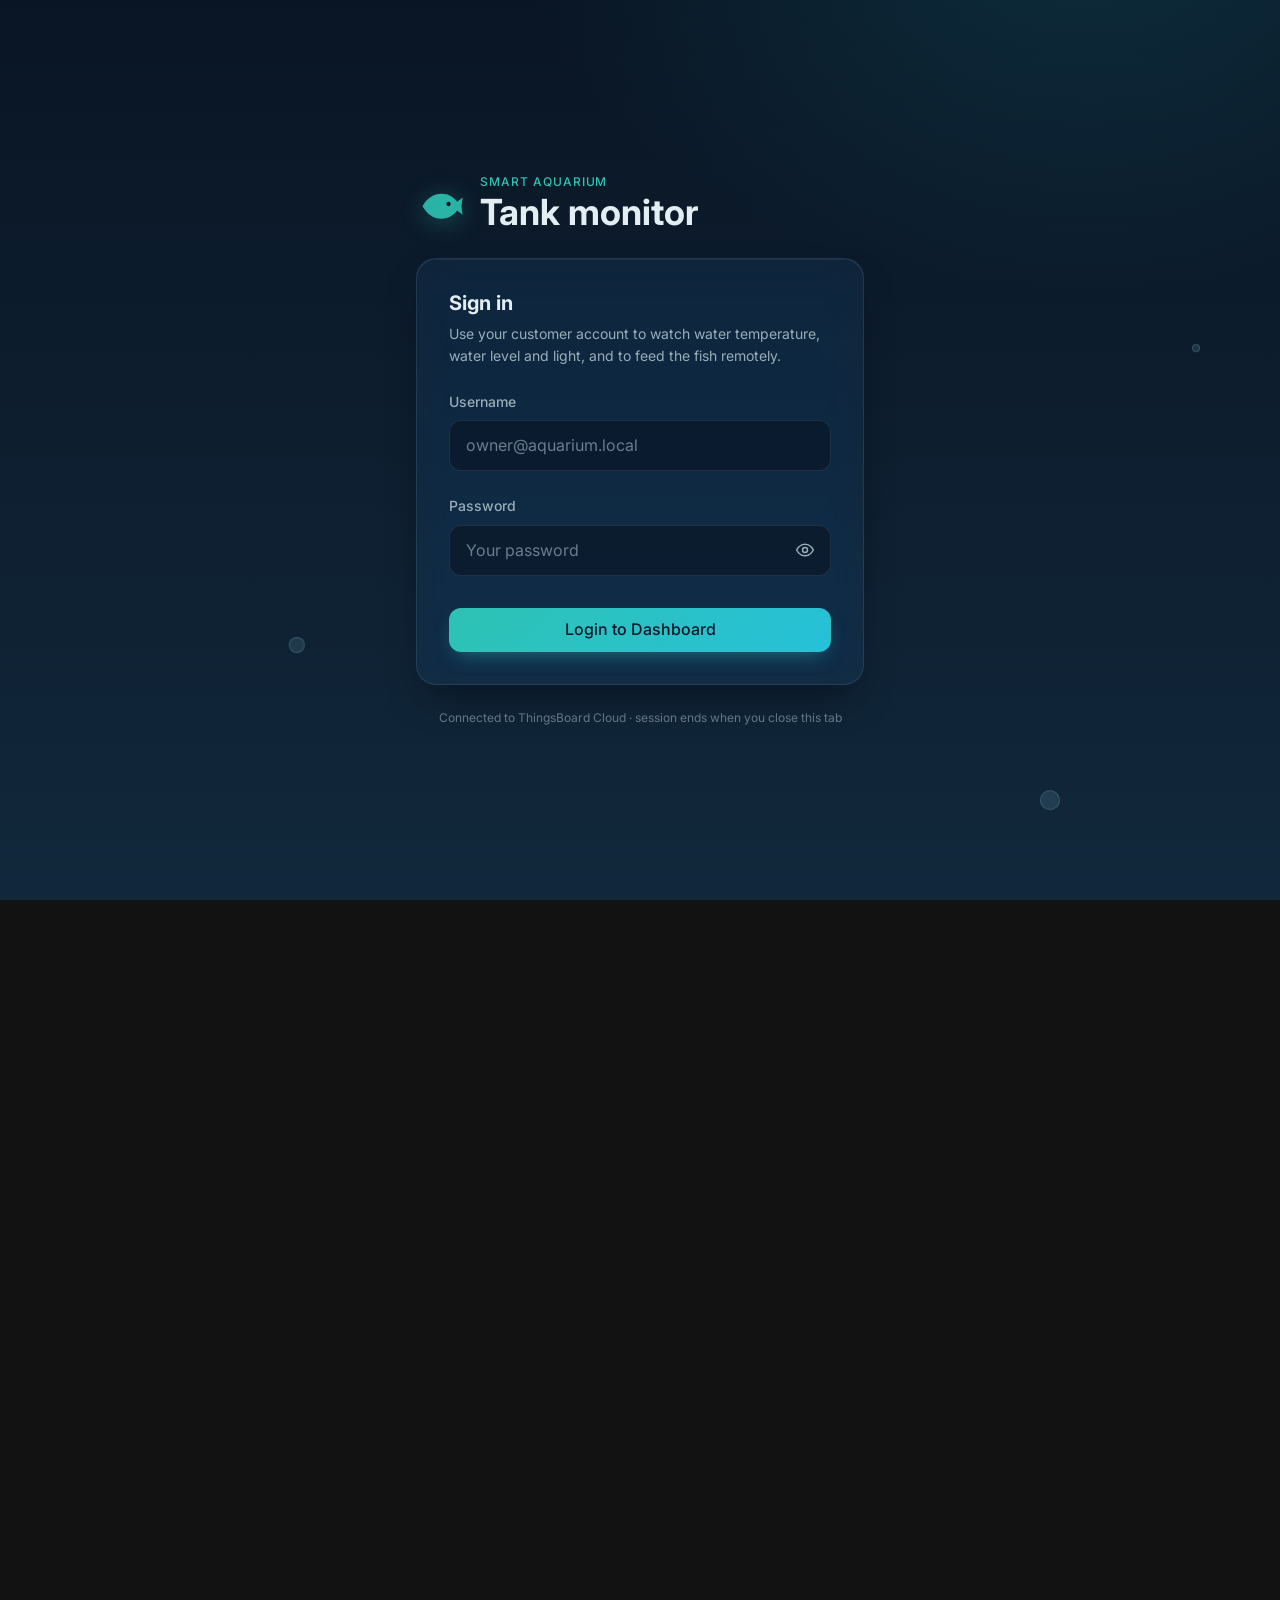
<file: AquariumApp/index.html>
<!DOCTYPE html>
<html lang="en">
<head>
  <meta charset="utf-8">
  <meta name="viewport" content="width=device-width, initial-scale=1">
  <meta name="color-scheme" content="dark">
  <meta http-equiv="refresh" content="0; url=login.html">
  <title>Smart Aquarium</title>
  <link rel="stylesheet" href="css/common.css">
</head>
<body>
  <!-- Entry page for static hosting (e.g. Netlify): sends visitors to login.html.
       The link is a fallback if meta refresh is blocked. -->
  <main>
    <a class="btn btn--primary" href="login.html">Open Smart Aquarium</a>
  </main>
</body>
</html>
</file>
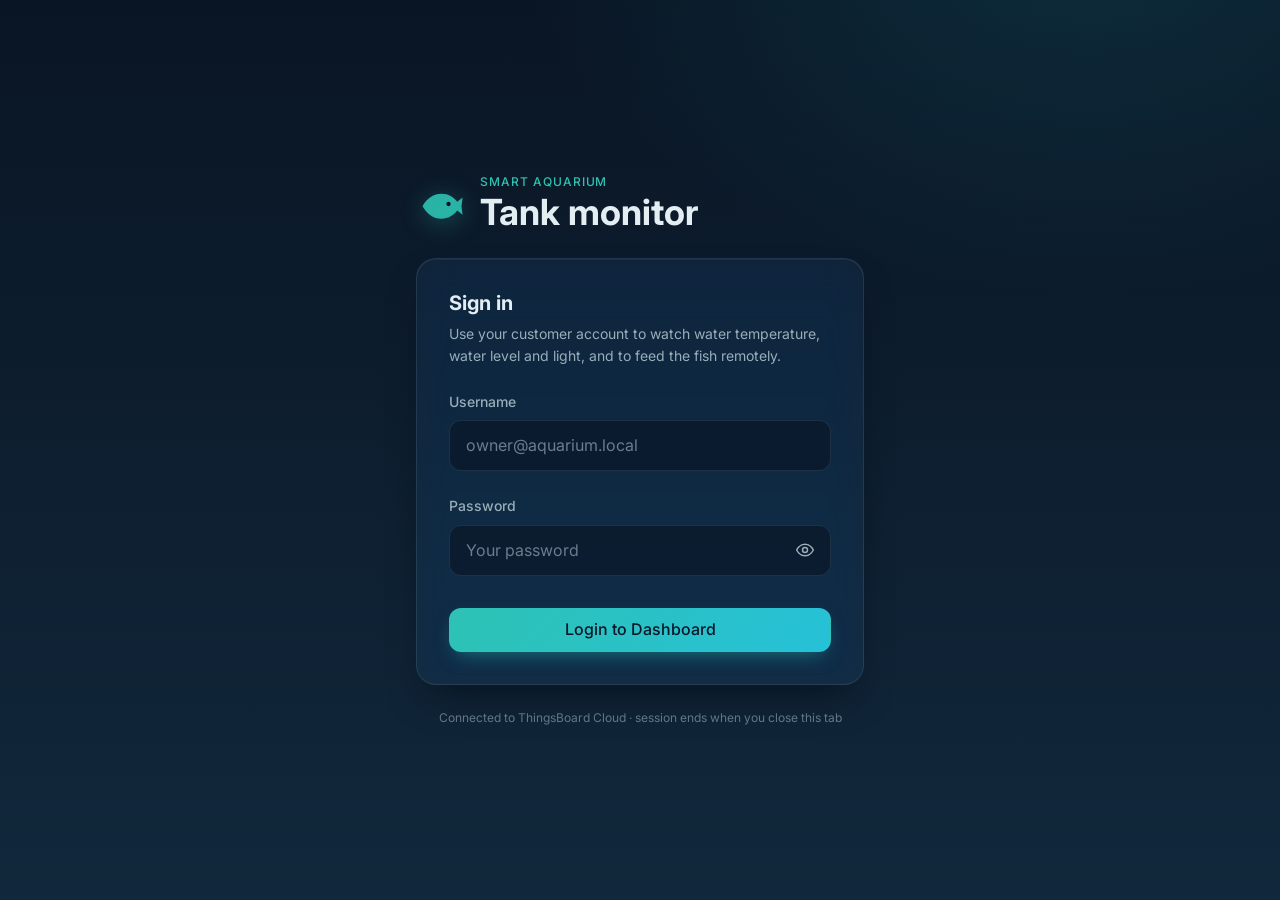
<file: AquariumApp/dashboard.html>
<!DOCTYPE html>
<html lang="en">
<head>
  <meta charset="utf-8">
  <meta name="viewport" content="width=device-width, initial-scale=1">
  <meta name="color-scheme" content="dark">
  <title>Aquarium Room · Smart Aquarium</title>
  <link rel="preconnect" href="https://fonts.googleapis.com">
  <link rel="preconnect" href="https://fonts.gstatic.com" crossorigin>
  <link rel="stylesheet" href="https://fonts.googleapis.com/css2?family=Inter:wght@400;500;700&display=swap">
  <link rel="stylesheet" href="css/dashboard.css">
  <script type="module" src="js/dashboard.js"></script>
</head>
<body class="dash-page">
  <header class="topbar">
    <div class="topbar__brand">
      <svg class="topbar__logo" viewBox="0 0 48 48" aria-hidden="true">
        <path d="M6 26c5-9 13-13 22-11 4 1 8 4 10 7l5-4-1 8 1 8-5-4c-2 3-6 6-10 7-9 2-17-2-22-11z" fill="currentColor"/>
        <circle class="topbar__logo-eye" cx="30" cy="24" r="2"/>
      </svg>
      <div>
        <p class="topbar__eyebrow">Smart Aquarium</p>
        <h1 class="topbar__title">Aquarium Room</h1>
      </div>
    </div>

    <div class="topbar__actions">
      <div class="conn" id="conn" data-state="connecting">
        <span class="conn__dot" aria-hidden="true"></span>
        <span class="conn__text">
          <span class="conn__label" id="conn-label">Connecting…</span>
          <span class="conn__updated" id="conn-updated">Waiting for data</span>
        </span>
      </div>
      <button class="btn btn--ghost topbar__logout" type="button" id="logout">
        <svg class="btn__icon" viewBox="0 0 24 24" aria-hidden="true"><path d="M15 4h3a2 2 0 0 1 2 2v12a2 2 0 0 1-2 2h-3M10 17l-5-5 5-5M5 12h11" fill="none" stroke="currentColor" stroke-width="1.8" stroke-linecap="round" stroke-linejoin="round"/></svg>
        <span>Logout</span>
      </button>
    </div>
  </header>

  <main class="dash">
    <!-- 3. Alert banner: hidden while everything is normal; role="alert" is announced when shown or changed -->
    <div class="alert-banner" id="alert-banner" role="alert" aria-live="assertive" hidden>
      <svg class="alert-banner__icon" viewBox="0 0 24 24" aria-hidden="true"><path d="M12 3.5 2.5 20h19L12 3.5z" fill="none" stroke="currentColor" stroke-width="1.8" stroke-linejoin="round"/><path d="M12 10v4.5" stroke="currentColor" stroke-width="2" stroke-linecap="round"/><circle cx="12" cy="17.3" r="1.1" fill="currentColor"/></svg>
      <ul class="alert-banner__list" id="alert-list"></ul>
    </div>

    <!-- 5. AI warning: TinyML anomaly (Q17). Announced politely when shown; score updates are not re-announced -->
    <div class="ai-warning" id="ai-warning" role="status" hidden>
      <svg class="ai-warning__icon" viewBox="0 0 24 24" aria-hidden="true"><path d="M12 3.5 2.5 20h19L12 3.5z" fill="none" stroke="currentColor" stroke-width="1.8" stroke-linejoin="round"/><path d="M12 10v4.5" stroke="currentColor" stroke-width="2" stroke-linecap="round"/><circle cx="12" cy="17.3" r="1.1" fill="currentColor"/></svg>
      <p class="ai-warning__text">Unusual temperature pattern — check the tank (AI score <span id="ai-score" aria-live="off">--</span>)</p>
    </div>

    <!-- 2. Status tiles -->
    <section class="tiles" aria-label="Live status">
      <article class="tile" id="tile-temperature" data-state="loading">
        <div class="tile__head">
          <svg class="tile__icon" viewBox="0 0 24 24" aria-hidden="true"><path d="M10 13.5V5a2 2 0 1 1 4 0v8.5a4 4 0 1 1-4 0z" fill="none" stroke="currentColor" stroke-width="1.8" stroke-linejoin="round"/><circle cx="12" cy="17" r="1.6" fill="currentColor"/></svg>
          <h3 class="tile__label">Water temperature</h3>
        </div>
        <p class="tile__value"><span class="tile__num skeleton" data-field="value">--</span><span class="tile__unit" data-field="unit">°C</span></p>
        <p class="tile__note" data-field="note">Waiting for data</p>
      </article>

      <article class="tile" id="tile-fan" data-state="loading">
        <div class="tile__head">
          <svg class="tile__icon fan-icon" viewBox="0 0 24 24" aria-hidden="true"><circle cx="12" cy="12" r="1.8" fill="currentColor"/><path d="M12 10.2c-.6-3.2.4-6.2 3-6.7 2.4-.4 3.3 2.3 1.6 4-1.2 1.2-3 2-4.6 2.7zM13.8 12c3.2-.6 6.2.4 6.7 3 .4 2.4-2.3 3.3-4 1.6-1.2-1.2-2-3-2.7-4.6zM12 13.8c.6 3.2-.4 6.2-3 6.7-2.4.4-3.3-2.3-1.6-4 1.2-1.2 3-2 4.6-2.7zM10.2 12c-3.2.6-6.2-.4-6.7-3-.4-2.4 2.3-3.3 4-1.6 1.2 1.2 2 3 2.7 4.6z" fill="currentColor"/></svg>
          <h3 class="tile__label">Cooling fan</h3>
        </div>
        <p class="tile__value"><span class="tile__num skeleton" data-field="value">--</span></p>
        <p class="tile__note" data-field="note">Waiting for data</p>
      </article>

      <article class="tile" id="tile-water" data-state="loading">
        <div class="tile__head">
          <svg class="tile__icon" viewBox="0 0 24 24" aria-hidden="true"><path d="M3 9c1.5 1.2 3 1.2 4.5 0S10.5 7.8 12 9s3 1.2 4.5 0 3-1.2 4.5 0M3 14c1.5 1.2 3 1.2 4.5 0s3-1.2 4.5 0 3 1.2 4.5 0 3-1.2 4.5 0M3 19c1.5 1.2 3 1.2 4.5 0s3-1.2 4.5 0 3 1.2 4.5 0 3-1.2 4.5 0" fill="none" stroke="currentColor" stroke-width="1.8" stroke-linecap="round"/></svg>
          <h3 class="tile__label">Water level</h3>
        </div>
        <p class="tile__value"><span class="tile__num skeleton" data-field="value">--</span></p>
        <p class="tile__note" data-field="note">Waiting for data</p>
      </article>

      <article class="tile" id="tile-sensor" data-state="loading">
        <div class="tile__head">
          <svg class="tile__icon" viewBox="0 0 24 24" aria-hidden="true"><rect x="6" y="6" width="12" height="12" rx="2" fill="none" stroke="currentColor" stroke-width="1.8"/><path d="M9 2.5V6M15 2.5V6M9 18v3.5M15 18v3.5M2.5 9H6M2.5 15H6M18 9h3.5M18 15h3.5" stroke="currentColor" stroke-width="1.8" stroke-linecap="round"/></svg>
          <h3 class="tile__label">Temperature sensor</h3>
        </div>
        <p class="tile__value"><span class="tile__num skeleton" data-field="value">--</span></p>
        <p class="tile__note" data-field="note">Waiting for data</p>
      </article>

      <article class="tile" id="tile-sun" data-state="loading">
        <div class="tile__head">
          <svg class="tile__icon" viewBox="0 0 24 24" aria-hidden="true"><circle cx="12" cy="12" r="4" fill="none" stroke="currentColor" stroke-width="1.8"/><path d="M12 2.5v2.2M12 19.3v2.2M2.5 12h2.2M19.3 12h2.2M5.3 5.3l1.6 1.6M17.1 17.1l1.6 1.6M5.3 18.7l1.6-1.6M17.1 6.9l1.6-1.6" stroke="currentColor" stroke-width="1.8" stroke-linecap="round"/></svg>
          <h3 class="tile__label">Light</h3>
        </div>
        <p class="tile__value"><span class="tile__num skeleton" data-field="value">--</span><span class="tile__unit" data-field="unit">%</span></p>
        <div class="meter" role="meter" aria-label="Light level" aria-valuemin="0" aria-valuemax="100" aria-valuenow="0">
          <span class="meter__fill" data-field="bar"></span>
        </div>
      </article>

      <article class="tile" id="tile-feed" data-state="loading">
        <div class="tile__head">
          <svg class="tile__icon" viewBox="0 0 24 24" aria-hidden="true"><path d="M3 13c2.5-4.5 6.5-6.5 11-5.5 2 .4 4 2 5 3.5l2.5-2-.5 4 .5 4-2.5-2c-1 1.5-3 3-5 3.5-4.5 1-8.5-1-11-5.5z" fill="none" stroke="currentColor" stroke-width="1.8" stroke-linejoin="round"/></svg>
          <h3 class="tile__label">Feeds since boot</h3>
        </div>
        <p class="tile__value"><span class="tile__num skeleton" data-field="value">--</span></p>
        <p class="tile__note" data-field="note">Waiting for data</p>
      </article>
    </section>

    <!-- 1. Water temperature trend -->
    <section class="card chart-card" aria-labelledby="chart-title">
      <div class="card__head">
        <div>
          <h2 class="card__title" id="chart-title">Water temperature</h2>
          <p class="card__sub">Last 5 minutes · live</p>
        </div>
        <ul class="legend" aria-label="Fan thresholds">
          <li class="legend__item legend__item--on">Fan ON 30 °C</li>
          <li class="legend__item legend__item--off">Fan OFF 28 °C</li>
        </ul>
      </div>
      <div class="chart" id="chart-wrap">
        <canvas class="chart__canvas" id="temp-chart" role="img"
                aria-label="Line chart of water temperature over the last 5 minutes, 20 to 35 degrees Celsius, with fan thresholds at 28 and 30 degrees"></canvas>
        <div class="chart__empty" id="chart-empty">
          <span class="spinner" aria-hidden="true"></span>
          <span>Waiting for live temperature…</span>
        </div>
      </div>
    </section>

    <!-- 4. Feed Now -->
    <section class="card feed-card" aria-labelledby="feed-title">
      <div class="feed-card__body">
        <svg class="feed-card__art" viewBox="0 0 64 64" aria-hidden="true">
          <circle cx="32" cy="32" r="30" class="feed-card__art-bg"/>
          <path d="M14 34c4-7 10-10 17-9 3 .5 6 3 8 5l4-3-1 6 1 6-4-3c-2 2-5 5-8 5-7 1-13-1-17-7z" fill="currentColor"/>
          <circle cx="45" cy="18" r="2" fill="currentColor" opacity=".7"/><circle cx="50" cy="24" r="1.5" fill="currentColor" opacity=".5"/><circle cx="41" cy="12" r="1.5" fill="currentColor" opacity=".5"/>
        </svg>
        <div>
          <h2 class="card__title" id="feed-title">Feeding</h2>
          <p class="card__sub">Opens the feeder lid for 1 second. Scheduled feeds run at 08:00 and 18:00.</p>
        </div>
      </div>
      <button class="btn btn--primary btn--block feed-card__btn" type="button" id="feed-btn">
        <span class="spinner" aria-hidden="true" hidden></span>
        <span id="feed-btn-label">Feed Now</span>
      </button>
      <div class="feed-card__status" id="feed-status" aria-live="polite">
        <p class="feed-result" id="feed-ok" hidden>
          <svg class="message__icon" viewBox="0 0 24 24" aria-hidden="true"><circle cx="12" cy="12" r="9.5" fill="none" stroke="currentColor" stroke-width="1.8"/><path d="m7.5 12.5 3 3 6-6.5" fill="none" stroke="currentColor" stroke-width="2" stroke-linecap="round" stroke-linejoin="round"/></svg>
          <span id="feed-ok-text"></span>
        </p>
        <p class="message message--error" id="feed-error" hidden>
          <svg class="message__icon" viewBox="0 0 24 24" aria-hidden="true"><circle cx="12" cy="12" r="9.5" fill="none" stroke="currentColor" stroke-width="1.8"/><path d="M12 7v6" stroke="currentColor" stroke-width="2" stroke-linecap="round"/><circle cx="12" cy="16.5" r="1.2" fill="currentColor"/></svg>
          <span id="feed-error-text"></span>
        </p>
      </div>
    </section>

  </main>
</body>
</html>
</file>
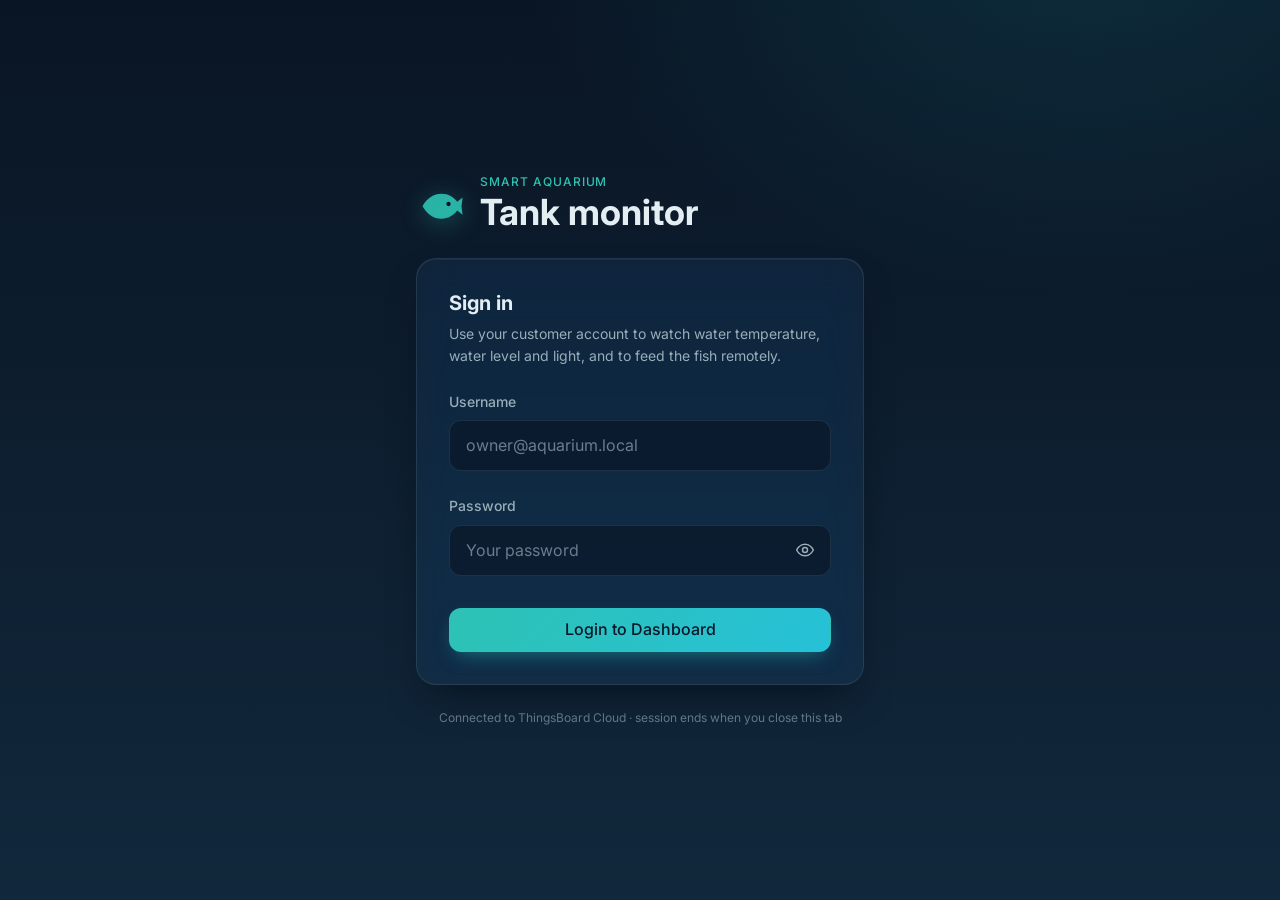
<file: AquariumApp/login.html>
<!DOCTYPE html>
<html lang="en">
<head>
  <meta charset="utf-8">
  <meta name="viewport" content="width=device-width, initial-scale=1">
  <meta name="color-scheme" content="dark">
  <title>Sign in · Smart Aquarium</title>
  <link rel="preconnect" href="https://fonts.googleapis.com">
  <link rel="preconnect" href="https://fonts.gstatic.com" crossorigin>
  <link rel="stylesheet" href="https://fonts.googleapis.com/css2?family=Inter:wght@400;500;700&display=swap">
  <link rel="stylesheet" href="css/login.css">
  <script type="module" src="js/login.js"></script>
</head>
<body class="login-page">
  <div class="bubbles" aria-hidden="true">
    <span></span><span></span><span></span><span></span><span></span>
  </div>

  <main class="login">
    <header class="login__brand">
      <svg class="login__logo" viewBox="0 0 48 48" aria-hidden="true">
        <path d="M6 26c5-9 13-13 22-11 4 1 8 4 10 7l5-4-1 8 1 8-5-4c-2 3-6 6-10 7-9 2-17-2-22-11z" fill="currentColor" opacity="0.9"/>
        <circle class="login__logo-eye" cx="30" cy="24" r="2"/>
      </svg>
      <div>
        <p class="login__eyebrow">Smart Aquarium</p>
        <h1 class="login__title">Tank monitor</h1>
      </div>
    </header>

    <form class="card login__card" id="login-form" novalidate>
      <div class="login__intro">
        <h2 class="login__heading">Sign in</h2>
        <p class="login__hint">Use your customer account to watch water temperature, water level and light, and to feed the fish remotely.</p>
      </div>

      <div class="field">
        <label class="field__label" for="username">Username</label>
        <input class="input" id="username" name="username" type="email" inputmode="email"
               autocomplete="username" placeholder="owner@aquarium.local" required spellcheck="false">
      </div>

      <div class="field">
        <label class="field__label" for="password">Password</label>
        <div class="password">
          <input class="input password__input" id="password" name="password" type="password"
                 autocomplete="current-password" placeholder="Your password" required>
          <button class="password__toggle" type="button" id="password-toggle"
                  aria-controls="password" aria-pressed="false" aria-label="Show password">
            <svg viewBox="0 0 24 24" aria-hidden="true"><path d="M2 12s3.5-7 10-7 10 7 10 7-3.5 7-10 7S2 12 2 12z" fill="none" stroke="currentColor" stroke-width="1.8" stroke-linejoin="round"/><circle cx="12" cy="12" r="3" fill="none" stroke="currentColor" stroke-width="1.8"/></svg>
          </button>
        </div>
      </div>

      <div class="message message--error" id="login-error" role="alert" hidden>
        <svg class="message__icon" viewBox="0 0 24 24" aria-hidden="true"><circle cx="12" cy="12" r="9.5" fill="none" stroke="currentColor" stroke-width="1.8"/><path d="M12 7v6" stroke="currentColor" stroke-width="2" stroke-linecap="round"/><circle cx="12" cy="16.5" r="1.2" fill="currentColor"/></svg>
        <span id="login-error-text"></span>
      </div>

      <button class="btn btn--primary btn--block login__submit" type="submit" id="login-submit">
        <span class="spinner" aria-hidden="true" hidden></span>
        <span class="login__submit-label">Login to Dashboard</span>
      </button>

      <p class="login__status visually-hidden" id="login-status" aria-live="polite"></p>
    </form>

    <p class="login__footer">Connected to ThingsBoard Cloud · session ends when you close this tab</p>
  </main>
</body>
</html>
</file>
<file: AquariumApp/css/common.css>
/* ==========================================================================
   Smart Aquarium — common.css
   Global design tokens + base styles. Every design value lives here as a
   CSS custom property (Skill.md § Visual Identity). Mobile-first.
   ========================================================================== */

:root {
  /* ---- Palette: deep water (HSL-tuned) ---------------------------------- */
  --hue-navy: 214;
  --hue-teal: 174;

  --color-bg-top: hsl(214 58% 9%);
  --color-bg-bottom: hsl(208 55% 15%);
  --color-bg-glow: hsl(186 70% 40% / 0.18);

  --color-surface: hsl(205 60% 70% / 0.06);
  --color-surface-strong: hsl(205 60% 70% / 0.1);
  --color-surface-header: hsl(214 58% 9% / 0.72);
  --color-surface-input: hsl(214 50% 8% / 0.55);
  --color-border: hsl(195 50% 75% / 0.12);
  --color-border-strong: hsl(186 55% 60% / 0.35);

  --color-text: hsl(195 35% 92%);
  --color-text-muted: hsl(200 18% 66%);
  --color-text-faint: hsl(205 15% 48%);
  --color-text-on-accent: hsl(214 60% 10%);

  --color-accent: hsl(174 62% 47%);
  --color-accent-strong: hsl(174 70% 40%);
  --color-accent-2: hsl(188 70% 50%);
  --color-accent-soft: hsl(174 62% 47% / 0.14);

  --color-danger: hsl(8 78% 64%);
  --color-danger-soft: hsl(8 78% 64% / 0.14);
  --color-danger-border: hsl(8 78% 64% / 0.45);
  --color-warning: hsl(38 90% 60%);
  --color-warning-soft: hsl(38 90% 60% / 0.14);
  --color-warning-border: hsl(38 90% 60% / 0.45);
  --color-success: hsl(150 55% 52%);
  --color-success-glow: hsl(150 55% 52% / 0.55);

  --color-focus-ring: hsl(180 85% 65% / 0.75);
  --color-skeleton-base: hsl(205 40% 60% / 0.08);
  --color-skeleton-shine: hsl(205 40% 75% / 0.16);

  /* Decorative */
  --bubble-color: hsl(186 70% 75% / 0.12);
  --bubble-border: hsl(186 70% 80% / 0.18);

  /* Chart (read by js/chart.js via getComputedStyle) */
  --chart-line: hsl(178 70% 55%);
  --chart-fill-top: hsl(178 70% 55% / 0.28);
  --chart-fill-bottom: hsl(178 70% 55% / 0);
  --chart-grid: hsl(200 40% 70% / 0.09);
  --chart-axis-text: hsl(200 18% 66%);
  --chart-ref-on: hsl(8 78% 64% / 0.85);
  --chart-ref-off: hsl(200 80% 65% / 0.8);
  --chart-label-bg: hsl(212 55% 13% / 0.92);
  --chart-font-size: 0.6875rem;

  /* Gradients */
  --gradient-page: radial-gradient(60rem 40rem at 85% -10%, var(--color-bg-glow), transparent 60%),
    linear-gradient(180deg, var(--color-bg-top), var(--color-bg-bottom));
  --gradient-cta: linear-gradient(135deg, var(--color-accent) 0%, var(--color-accent-2) 100%);
  --gradient-sun: linear-gradient(90deg, hsl(38 90% 60%) 0%, hsl(48 95% 68%) 100%);
  --gradient-cta-hover: linear-gradient(135deg, hsl(174 68% 52%) 0%, hsl(188 76% 56%) 100%);

  /* ---- Typography ------------------------------------------------------- */
  --font-family: "Inter", system-ui, -apple-system, "Segoe UI", Roboto, sans-serif;
  --font-weight-regular: 400;
  --font-weight-medium: 500;
  --font-weight-bold: 700;

  --font-size-xs: 0.75rem;
  --font-size-sm: 0.875rem;
  --font-size-md: 1rem;
  --font-size-lg: 1.25rem;
  --font-size-xl: 1.625rem;
  --font-size-2xl: 2.25rem;
  --line-height-tight: 1.2;
  --line-height-base: 1.55;
  --letter-spacing-caps: 0.08em;
  --letter-spacing-label: 0.04em;

  /* ---- Spacing (0.5rem rhythm) ------------------------------------------ */
  --space-unit: 0.5rem;
  --space-1: calc(var(--space-unit) * 0.5); /* 0.25rem */
  --space-2: var(--space-unit);             /* 0.5rem  */
  --space-3: calc(var(--space-unit) * 1.5); /* 0.75rem */
  --space-4: calc(var(--space-unit) * 2);   /* 1rem    */
  --space-5: calc(var(--space-unit) * 3);   /* 1.5rem  */
  --space-6: calc(var(--space-unit) * 4);   /* 2rem    */
  --space-7: calc(var(--space-unit) * 6);   /* 3rem    */

  /* ---- Shape & depth ---------------------------------------------------- */
  --radius-sm: 0.5rem;
  --radius-md: 0.75rem;
  --radius-lg: 1.25rem;
  --radius-pill: 999rem;
  --border-width: 1px;
  --focus-ring-width: 3px;
  --focus-ring-offset: 2px;
  --stroke-indicator: 2px;

  --shadow-card: 0 1.25rem 2.5rem -1rem hsl(214 70% 4% / 0.7), inset 0 1px 0 hsl(195 60% 90% / 0.06);
  --shadow-cta: 0 0.5rem 1.25rem -0.5rem hsl(178 70% 45% / 0.55);
  --shadow-cta-hover: 0 0.75rem 1.75rem -0.5rem hsl(178 70% 45% / 0.7);
  --shadow-logo: 0 0.25rem 0.75rem hsl(174 62% 47% / 0.35);
  --glass-blur: blur(14px) saturate(140%);

  /* ---- Sizing ----------------------------------------------------------- */
  --touch-target: 2.75rem; /* 44px */
  --icon-size: 1.25rem;
  --spinner-size: 1.125rem;
  --container-max: 75rem;

  /* ---- Motion ----------------------------------------------------------- */
  --duration-fast: 150ms;
  --duration-base: 220ms;
  --duration-slow: 300ms;
  --duration-spin: 700ms;
  --duration-shimmer: 1.4s;
  --duration-blink: 1s;
  --duration-pulse: 2s;
  --press-offset: 1px;
  --enter-offset: -0.25rem;
  --pulse-spread: 0.5rem;
  --easing: ease-out;
}

/* ==========================================================================
   Reset & base
   ========================================================================== */

*,
*::before,
*::after {
  box-sizing: border-box;
}

html {
  -webkit-text-size-adjust: 100%;
}

body {
  margin: 0;
  min-height: 100vh;
  min-height: 100dvh;
  font-family: var(--font-family);
  font-size: var(--font-size-md);
  font-weight: var(--font-weight-regular);
  line-height: var(--line-height-base);
  color: var(--color-text);
  background: var(--gradient-page);
  background-attachment: fixed;
  -webkit-font-smoothing: antialiased;
}

h1,
h2,
h3,
p {
  margin: 0;
}

h1,
h2,
h3 {
  line-height: var(--line-height-tight);
  font-weight: var(--font-weight-bold);
}

[hidden] {
  display: none !important;
}

/* Technical constants kept literal on purpose (not design values):
   1px visually-hidden clip, autofill inset hack, 1ms reduced-motion override. */
.visually-hidden {
  position: absolute;
  width: 1px;
  height: 1px;
  padding: 0;
  margin: -1px;
  overflow: hidden;
  clip: rect(0 0 0 0);
  white-space: nowrap;
  border: 0;
}

/* Visible, accessible focus everywhere (never browser default) */
:focus {
  outline: none;
}

:focus-visible {
  outline: var(--focus-ring-width) solid var(--color-focus-ring);
  outline-offset: var(--focus-ring-offset);
}

/* ==========================================================================
   Glass card
   ========================================================================== */

.card {
  background: var(--color-surface);
  border: var(--border-width) solid var(--color-border);
  border-radius: var(--radius-lg);
  box-shadow: var(--shadow-card);
  -webkit-backdrop-filter: var(--glass-blur);
  backdrop-filter: var(--glass-blur);
  padding: var(--space-5);
}

/* ==========================================================================
   Buttons
   ========================================================================== */

.btn {
  display: inline-flex;
  align-items: center;
  justify-content: center;
  gap: var(--space-2);
  min-height: var(--touch-target);
  min-width: var(--touch-target);
  padding: var(--space-2) var(--space-5);
  font: inherit;
  font-size: var(--font-size-md);
  font-weight: var(--font-weight-medium);
  line-height: var(--line-height-tight);
  border: var(--border-width) solid transparent;
  border-radius: var(--radius-md);
  cursor: pointer;
  -webkit-appearance: none;
  appearance: none;
  transition: background var(--duration-base) var(--easing),
    box-shadow var(--duration-base) var(--easing),
    transform var(--duration-fast) var(--easing),
    border-color var(--duration-base) var(--easing),
    color var(--duration-base) var(--easing),
    opacity var(--duration-base) var(--easing);
}

.btn:active:not(:disabled) {
  transform: translateY(var(--press-offset)) scale(0.99);
}

.btn:disabled {
  cursor: not-allowed;
  opacity: 0.6;
}

.btn--primary {
  color: var(--color-text-on-accent);
  background: var(--gradient-cta);
  box-shadow: var(--shadow-cta);
}

.btn--primary:hover:not(:disabled) {
  background: var(--gradient-cta-hover);
  box-shadow: var(--shadow-cta-hover);
}

.btn--primary:disabled {
  box-shadow: none;
}

.btn--ghost {
  color: var(--color-text);
  background: var(--color-surface);
  border-color: var(--color-border);
}

.btn--ghost:hover:not(:disabled) {
  background: var(--color-surface-strong);
  border-color: var(--color-border-strong);
}

.btn--block {
  width: 100%;
}

/* ==========================================================================
   Form fields
   ========================================================================== */

.field {
  display: flex;
  flex-direction: column;
  gap: var(--space-2);
}

.field__label {
  font-size: var(--font-size-sm);
  font-weight: var(--font-weight-medium);
  color: var(--color-text-muted);
}

.input {
  width: 100%;
  min-height: var(--touch-target);
  padding: var(--space-3) var(--space-4);
  font: inherit;
  font-size: var(--font-size-md);
  color: var(--color-text);
  background: var(--color-surface-input);
  border: var(--border-width) solid var(--color-border);
  border-radius: var(--radius-md);
  -webkit-appearance: none;
  appearance: none;
  transition: border-color var(--duration-base) var(--easing),
    box-shadow var(--duration-base) var(--easing),
    background var(--duration-base) var(--easing);
}

.input::placeholder {
  color: var(--color-text-faint);
}

.input:hover {
  border-color: var(--color-border-strong);
}

.input:focus-visible {
  outline: none;
  border-color: var(--color-accent);
  box-shadow: 0 0 0 var(--focus-ring-width) var(--color-accent-soft);
}

.input[aria-invalid="true"] {
  border-color: var(--color-danger-border);
}

.input:disabled {
  opacity: 0.6;
  cursor: not-allowed;
}

/* Keep autofill on-theme */
.input:-webkit-autofill {
  -webkit-text-fill-color: var(--color-text);
  -webkit-box-shadow: 0 0 0 100rem var(--color-surface-input) inset;
  caret-color: var(--color-text);
}

/* ==========================================================================
   Messages (error = color + icon + text)
   ========================================================================== */

.message {
  display: flex;
  align-items: flex-start;
  gap: var(--space-2);
  padding: var(--space-3) var(--space-4);
  font-size: var(--font-size-sm);
  border-radius: var(--radius-md);
  border: var(--border-width) solid transparent;
  animation: message-in var(--duration-base) var(--easing);
}

.message__icon {
  flex: none;
  width: var(--icon-size);
  height: var(--icon-size);
}

.message--error {
  color: var(--color-danger);
  background: var(--color-danger-soft);
  border-color: var(--color-danger-border);
}

@keyframes message-in {
  from {
    opacity: 0;
    transform: translateY(var(--enter-offset));
  }
  to {
    opacity: 1;
    transform: none;
  }
}

/* ==========================================================================
   Loading: spinner + skeleton
   ========================================================================== */

.spinner {
  flex: none;
  width: var(--spinner-size);
  height: var(--spinner-size);
  border: var(--stroke-indicator) solid currentColor;
  border-right-color: transparent;
  border-radius: 50%;
  animation: spin var(--duration-spin) linear infinite;
}

@keyframes spin {
  to {
    transform: rotate(360deg);
  }
}

.skeleton {
  display: inline-block;
  min-width: 3ch;
  color: transparent !important;
  border-radius: var(--radius-sm);
  background: linear-gradient(90deg, var(--color-skeleton-base) 25%, var(--color-skeleton-shine) 50%, var(--color-skeleton-base) 75%);
  background-size: 200% 100%;
  animation: shimmer var(--duration-shimmer) ease-in-out infinite;
}

@keyframes shimmer {
  from {
    background-position: 200% 0;
  }
  to {
    background-position: -200% 0;
  }
}

@media (prefers-reduced-motion: reduce) {
  /* Keep functional spin indicators (spinner, fan ON) — they carry state.
     Remove decorative motion only. */
  *,
  *::before,
  *::after {
    transition-duration: 1ms !important;
  }

  .skeleton,
  .message {
    animation: none;
  }
}
</file>
<file: AquariumApp/css/dashboard.css>
@import "common.css";

/* ==========================================================================
   Smart Aquarium — dashboard.css (mobile-first: 320px base → 768px → 1280px)
   All colours/spacing come from common.css tokens.
   ========================================================================== */

:root {
  --chart-height: 14rem;
  --tile-min: 8.5rem;
  --logo-size-sm: 2.25rem;
  --dot-size: 0.625rem;
  --meter-height: 0.375rem;
  --fan-spin-duration: 1.1s;
  --feed-art-size: 3.5rem;
}

.dash-page {
  display: flex;
  flex-direction: column;
}

/* ==========================================================================
   Top bar
   ========================================================================== */

.topbar {
  position: sticky;
  top: 0;
  z-index: 10;
  display: flex;
  flex-wrap: wrap;
  align-items: center;
  justify-content: space-between;
  gap: var(--space-3);
  padding: var(--space-3) var(--space-4);
  background: var(--color-surface-header);
  border-bottom: var(--border-width) solid var(--color-border);
  -webkit-backdrop-filter: var(--glass-blur);
  backdrop-filter: var(--glass-blur);
}

.topbar__brand {
  display: flex;
  align-items: center;
  gap: var(--space-2);
  min-width: 0;
}

.topbar__logo {
  flex: none;
  width: var(--logo-size-sm);
  height: var(--logo-size-sm);
  color: var(--color-accent);
  filter: drop-shadow(var(--shadow-logo));
}

.topbar__logo-eye {
  fill: var(--color-bg-top);
}

.topbar__eyebrow {
  font-size: var(--font-size-xs);
  font-weight: var(--font-weight-medium);
  letter-spacing: var(--letter-spacing-caps);
  text-transform: uppercase;
  color: var(--color-accent);
}

.topbar__title {
  font-size: var(--font-size-lg);
}

.topbar__actions {
  display: flex;
  align-items: center;
  gap: var(--space-2);
}

.topbar__logout {
  padding-inline: var(--space-3);
}

.btn__icon {
  width: var(--icon-size);
  height: var(--icon-size);
}

/* ---- Connection pill ------------------------------------------------------ */

.conn {
  display: inline-flex;
  align-items: center;
  gap: var(--space-2);
  min-height: var(--touch-target);
  padding: var(--space-1) var(--space-3);
  border: var(--border-width) solid var(--color-border);
  border-radius: var(--radius-pill);
  background: var(--color-surface);
  transition: border-color var(--duration-base) var(--easing), background var(--duration-base) var(--easing);
}

.conn__dot {
  flex: none;
  width: var(--dot-size);
  height: var(--dot-size);
  border-radius: 50%;
  background: var(--color-text-faint);
  transition: background var(--duration-base) var(--easing);
}

.conn__text {
  display: flex;
  flex-direction: column;
  line-height: var(--line-height-tight);
}

.conn__label {
  font-size: var(--font-size-sm);
  font-weight: var(--font-weight-medium);
}

.conn__updated {
  font-size: var(--font-size-xs);
  color: var(--color-text-muted);
  font-variant-numeric: tabular-nums;
}

.conn[data-state="live"] .conn__dot {
  background: var(--color-success);
  box-shadow: 0 0 0 0 var(--color-success);
  animation: pulse var(--duration-pulse) var(--easing) infinite;
}

.conn[data-state="connecting"] .conn__dot,
.conn[data-state="reconnecting"] .conn__dot {
  background: var(--color-warning);
  animation: blink var(--duration-blink) ease-in-out infinite;
}

.conn[data-state="reconnecting"],
.conn[data-state="stale"] {
  border-color: var(--color-warning-border);
  background: var(--color-warning-soft);
}

.conn[data-state="stale"] .conn__dot {
  background: var(--color-warning);
}

@keyframes pulse {
  0% { box-shadow: 0 0 0 0 var(--color-success-glow); }
  70% { box-shadow: 0 0 0 var(--pulse-spread) transparent; }
  100% { box-shadow: 0 0 0 0 transparent; }
}

@keyframes blink {
  50% { opacity: 0.35; }
}

/* ==========================================================================
   Page grid
   ========================================================================== */

.dash {
  display: grid;
  grid-template-columns: minmax(0, 1fr);
  grid-template-areas:
    "alerts"
    "ai"
    "tiles"
    "chart"
    "feed";
  gap: var(--space-4);
  width: 100%;
  max-width: var(--container-max);
  margin: 0 auto;
  padding: var(--space-4);
}

.alert-banner { grid-area: alerts; }
.ai-warning { grid-area: ai; }
.tiles { grid-area: tiles; }
.chart-card { grid-area: chart; }
.feed-card { grid-area: feed; }

/* ==========================================================================
   Alert banner
   ========================================================================== */

.alert-banner {
  display: flex;
  align-items: flex-start;
  gap: var(--space-3);
  padding: var(--space-3) var(--space-4);
  color: var(--color-danger);
  background: var(--color-danger-soft);
  border: var(--border-width) solid var(--color-danger-border);
  border-radius: var(--radius-md);
  -webkit-backdrop-filter: var(--glass-blur);
  backdrop-filter: var(--glass-blur);
  animation: message-in var(--duration-slow) var(--easing);
}

.alert-banner__icon {
  flex: none;
  width: var(--icon-size);
  height: var(--icon-size);
  margin-top: var(--space-1);
}

.alert-banner__list {
  display: flex;
  flex-direction: column;
  gap: var(--space-1);
  margin: 0;
  padding: 0;
  list-style: none;
  font-weight: var(--font-weight-medium);
}

/* ==========================================================================
   AI warning (TinyML anomaly) — amber, advisory
   ========================================================================== */

.ai-warning {
  display: flex;
  align-items: flex-start;
  gap: var(--space-3);
  padding: var(--space-3) var(--space-4);
  color: var(--color-warning);
  background: var(--color-warning-soft);
  border: var(--border-width) solid var(--color-warning-border);
  border-radius: var(--radius-md);
  -webkit-backdrop-filter: var(--glass-blur);
  backdrop-filter: var(--glass-blur);
  font-weight: var(--font-weight-medium);
  animation: message-in var(--duration-slow) var(--easing);
}

.ai-warning__icon {
  flex: none;
  width: var(--icon-size);
  height: var(--icon-size);
  margin-top: var(--space-1);
}

.ai-warning__text {
  font-variant-numeric: tabular-nums;
}

/* ==========================================================================
   Cards
   ========================================================================== */

.card__head {
  display: flex;
  flex-wrap: wrap;
  align-items: flex-start;
  justify-content: space-between;
  gap: var(--space-2) var(--space-4);
  margin-bottom: var(--space-4);
}

.card__title {
  font-size: var(--font-size-md);
}

.card__sub {
  margin-top: var(--space-1);
  font-size: var(--font-size-sm);
  color: var(--color-text-muted);
}

/* ---- Chart ---------------------------------------------------------------- */

.chart-card {
  padding: var(--space-4);
}

.legend {
  display: flex;
  flex-wrap: wrap;
  gap: var(--space-3);
  margin: 0;
  padding: 0;
  list-style: none;
  font-size: var(--font-size-xs);
  color: var(--color-text-muted);
}

.legend__item {
  display: inline-flex;
  align-items: center;
  gap: var(--space-1);
}

.legend__item::before {
  content: "";
  width: var(--space-4);
  border-top: var(--stroke-indicator) dashed currentColor;
}

.legend__item--on::before { color: var(--chart-ref-on); }
.legend__item--off::before { color: var(--chart-ref-off); }

.chart {
  position: relative;
  height: var(--chart-height);
}

.chart__canvas {
  display: block;
  width: 100%;
  height: 100%;
}

.chart__empty {
  position: absolute;
  inset: 0;
  display: flex;
  align-items: center;
  justify-content: center;
  gap: var(--space-2);
  font-size: var(--font-size-sm);
  color: var(--color-text-muted);
  border-radius: var(--radius-md);
  background: var(--color-surface);
  transition: opacity var(--duration-slow) var(--easing);
}

.chart__empty[hidden] {
  display: none;
}

/* ==========================================================================
   Tiles
   ========================================================================== */

.tiles {
  display: grid;
  grid-template-columns: repeat(2, minmax(0, 1fr));
  gap: var(--space-3);
}

.tile {
  display: flex;
  flex-direction: column;
  gap: var(--space-2);
  min-width: 0;
  padding: var(--space-3) var(--space-4);
  background: var(--color-surface);
  border: var(--border-width) solid var(--color-border);
  border-radius: var(--radius-lg);
  box-shadow: var(--shadow-card);
  -webkit-backdrop-filter: var(--glass-blur);
  backdrop-filter: var(--glass-blur);
  transition: border-color var(--duration-slow) var(--easing),
    background var(--duration-slow) var(--easing),
    transform var(--duration-base) var(--easing);
}

.tile:hover {
  border-color: var(--color-border-strong);
}

.tile__head {
  display: flex;
  flex-direction: column;
  align-items: flex-start;
  gap: var(--space-2);
  color: var(--color-text-muted);
}

.tile__icon {
  flex: none;
  width: var(--icon-size);
  height: var(--icon-size);
  color: var(--color-accent);
  transition: color var(--duration-base) var(--easing);
}

.tile__label {
  font-size: var(--font-size-xs);
  font-weight: var(--font-weight-medium);
  letter-spacing: var(--letter-spacing-label);
  line-height: var(--line-height-tight);
  text-transform: uppercase;
  overflow-wrap: break-word;
}

.tile__value {
  display: flex;
  align-items: baseline;
  gap: var(--space-1);
  font-size: var(--font-size-xl);
  font-weight: var(--font-weight-bold);
  line-height: var(--line-height-tight);
  font-variant-numeric: tabular-nums;
}

.tile__unit {
  font-size: var(--font-size-sm);
  font-weight: var(--font-weight-medium);
  color: var(--color-text-muted);
}

.tile__note {
  font-size: var(--font-size-xs);
  color: var(--color-text-muted);
}

/* States ---------------------------------------------------------------- */

.tile[data-state="unknown"] .tile__num {
  color: var(--color-text-faint);
}

.tile[data-state="ok"] .tile__num,
.tile[data-state="on"] .tile__num {
  color: var(--color-accent);
}

.tile[data-state="off"] .tile__num {
  color: var(--color-text);
}

.tile[data-state="alert"] {
  border-color: var(--color-danger-border);
  background: var(--color-danger-soft);
}

.tile[data-state="alert"] .tile__num,
.tile[data-state="alert"] .tile__icon {
  color: var(--color-danger);
}

.tile[data-state="on"] .fan-icon {
  animation: spin var(--fan-spin-duration) linear infinite;
}

.tile[data-state="off"] .fan-icon,
.tile[data-state="unknown"] .tile__icon {
  color: var(--color-text-faint);
}

/* Light meter ----------------------------------------------------------- */

.meter {
  height: var(--meter-height);
  margin-top: var(--space-1);
  overflow: hidden;
  border-radius: var(--radius-pill);
  background: var(--color-surface-strong);
}

.meter__fill {
  display: block;
  width: var(--fill, 0%);
  height: 100%;
  border-radius: inherit;
  background: var(--gradient-sun);
  transition: width var(--duration-slow) var(--easing);
}

/* ==========================================================================
   Feed card
   ========================================================================== */

.feed-card {
  display: flex;
  flex-direction: column;
}

.feed-card__body {
  margin-bottom: var(--space-4);
  display: flex;
  align-items: flex-start;
  gap: var(--space-3);
}

.feed-card__art {
  flex: none;
  width: var(--feed-art-size);
  height: var(--feed-art-size);
  color: var(--color-accent);
}

.feed-card__art-bg {
  fill: var(--color-accent-soft);
}

.feed-card__status > :not([hidden]) {
  margin-top: var(--space-3);
}

.feed-result {
  display: flex;
  align-items: center;
  gap: var(--space-2);
  font-size: var(--font-size-sm);
  font-weight: var(--font-weight-medium);
  color: var(--color-success);
  animation: message-in var(--duration-base) var(--easing);
}

/* ==========================================================================
   768px
   ========================================================================== */

@media (min-width: 48rem) {
  :root {
    --chart-height: 16rem;
  }

  .topbar {
    padding: var(--space-3) var(--space-6);
  }

  .dash {
    gap: var(--space-5);
    padding: var(--space-5) var(--space-6);
  }

  .tiles {
    grid-template-columns: repeat(3, minmax(0, 1fr));
    gap: var(--space-4);
  }

  .tile__head {
    flex-direction: row;
  }

  .chart-card {
    padding: var(--space-5);
  }
}

/* ==========================================================================
   1280px
   ========================================================================== */

@media (min-width: 80rem) {
  :root {
    --chart-height: 20rem;
  }

  .topbar__title {
    font-size: var(--font-size-xl);
  }

  .dash {
    grid-template-columns: minmax(0, 2fr) minmax(0, 1fr);
    grid-template-areas:
      "alerts alerts"
      "ai     ai"
      "tiles  tiles"
      "chart  feed";
    padding: var(--space-6);
  }

  .tiles {
    grid-template-columns: repeat(6, minmax(0, 1fr));
  }

  .feed-card__btn {
    margin-top: auto;
  }
}
</file>
<file: AquariumApp/css/login.css>
@import "common.css";

/* ==========================================================================
   Smart Aquarium — login.css (mobile-first: 320px base → 768px → 1280px)
   ========================================================================== */

:root {
  --login-max-width: 26rem;
  --logo-size: 2.75rem;
  --bubble-rise: -110vh;
  --bubble-start: -2rem;
  --bubble-drift: 1.5rem;
}

.login-page {
  display: grid;
  place-items: center;
  padding: var(--space-5) var(--space-4);
  overflow-x: hidden;
}

.login {
  position: relative;
  z-index: 1;
  display: flex;
  flex-direction: column;
  gap: var(--space-5);
  width: 100%;
  max-width: var(--login-max-width);
}

/* ---- Brand ---------------------------------------------------------------- */

.login__brand {
  display: flex;
  align-items: center;
  gap: var(--space-3);
}

.login__logo {
  width: var(--logo-size);
  height: var(--logo-size);
  color: var(--color-accent);
  filter: drop-shadow(var(--shadow-logo));
}

.login__logo-eye {
  fill: var(--color-bg-top);
}

.login__eyebrow {
  font-size: var(--font-size-xs);
  font-weight: var(--font-weight-medium);
  letter-spacing: var(--letter-spacing-caps);
  text-transform: uppercase;
  color: var(--color-accent);
}

.login__title {
  font-size: var(--font-size-xl);
}

/* ---- Card ----------------------------------------------------------------- */

.login__card {
  display: flex;
  flex-direction: column;
  gap: var(--space-4);
}

.login__intro {
  display: flex;
  flex-direction: column;
  gap: var(--space-2);
}

.login__heading {
  font-size: var(--font-size-lg);
}

.login__hint {
  font-size: var(--font-size-sm);
  color: var(--color-text-muted);
}

.login__submit {
  margin-top: var(--space-2);
}

.login__footer {
  font-size: var(--font-size-xs);
  color: var(--color-text-faint);
  text-align: center;
}

/* ---- Password reveal ------------------------------------------------------ */

.password {
  position: relative;
}

.password__input {
  padding-right: calc(var(--touch-target) + var(--space-2));
}

.password__toggle {
  position: absolute;
  top: 50%;
  right: var(--space-1);
  display: grid;
  place-items: center;
  width: var(--touch-target);
  height: var(--touch-target);
  padding: 0;
  color: var(--color-text-muted);
  background: transparent;
  border: 0;
  border-radius: var(--radius-sm);
  cursor: pointer;
  transform: translateY(-50%);
  transition: color var(--duration-base) var(--easing), background var(--duration-base) var(--easing);
}

.password__toggle:hover {
  color: var(--color-text);
  background: var(--color-surface-strong);
}

.password__toggle[aria-pressed="true"] {
  color: var(--color-accent);
}

.password__toggle svg {
  width: var(--icon-size);
  height: var(--icon-size);
}

/* ---- Ambient bubbles (decorative) ---------------------------------------- */

.bubbles {
  position: fixed;
  inset: 0;
  overflow: hidden;
  pointer-events: none;
}

.bubbles span {
  position: absolute;
  bottom: var(--bubble-start);
  width: var(--bubble-size, 0.75rem);
  height: var(--bubble-size, 0.75rem);
  border: var(--border-width) solid var(--bubble-border);
  border-radius: 50%;
  background: var(--bubble-color);
  animation: rise var(--bubble-duration, 18s) linear infinite;
  animation-delay: var(--bubble-delay, 0s);
}

.bubbles span:nth-child(1) { left: 8%;  --bubble-size: 0.5rem;  --bubble-duration: 16s; }
.bubbles span:nth-child(2) { left: 22%; --bubble-size: 1rem;    --bubble-duration: 22s; --bubble-delay: -6s; }
.bubbles span:nth-child(3) { left: 64%; --bubble-size: 0.625rem; --bubble-duration: 19s; --bubble-delay: -11s; }
.bubbles span:nth-child(4) { left: 81%; --bubble-size: 1.25rem; --bubble-duration: 26s; --bubble-delay: -3s; }
.bubbles span:nth-child(5) { left: 92%; --bubble-size: 0.5rem;  --bubble-duration: 14s; --bubble-delay: -8s; }

@keyframes rise {
  to {
    transform: translate3d(var(--bubble-drift), var(--bubble-rise), 0);
  }
}

@media (prefers-reduced-motion: reduce) {
  .bubbles {
    display: none;
  }
}

/* ---- 768px ---------------------------------------------------------------- */

@media (min-width: 48rem) {
  .login-page {
    padding: var(--space-7) var(--space-6);
  }

  .login__card {
    padding: var(--space-6);
    gap: var(--space-5);
  }

  .login__title {
    font-size: var(--font-size-2xl);
  }
}

/* ---- 1280px --------------------------------------------------------------- */

@media (min-width: 80rem) {
  :root {
    --login-max-width: 28rem;
    --logo-size: 3.25rem;
  }
}
</file>
